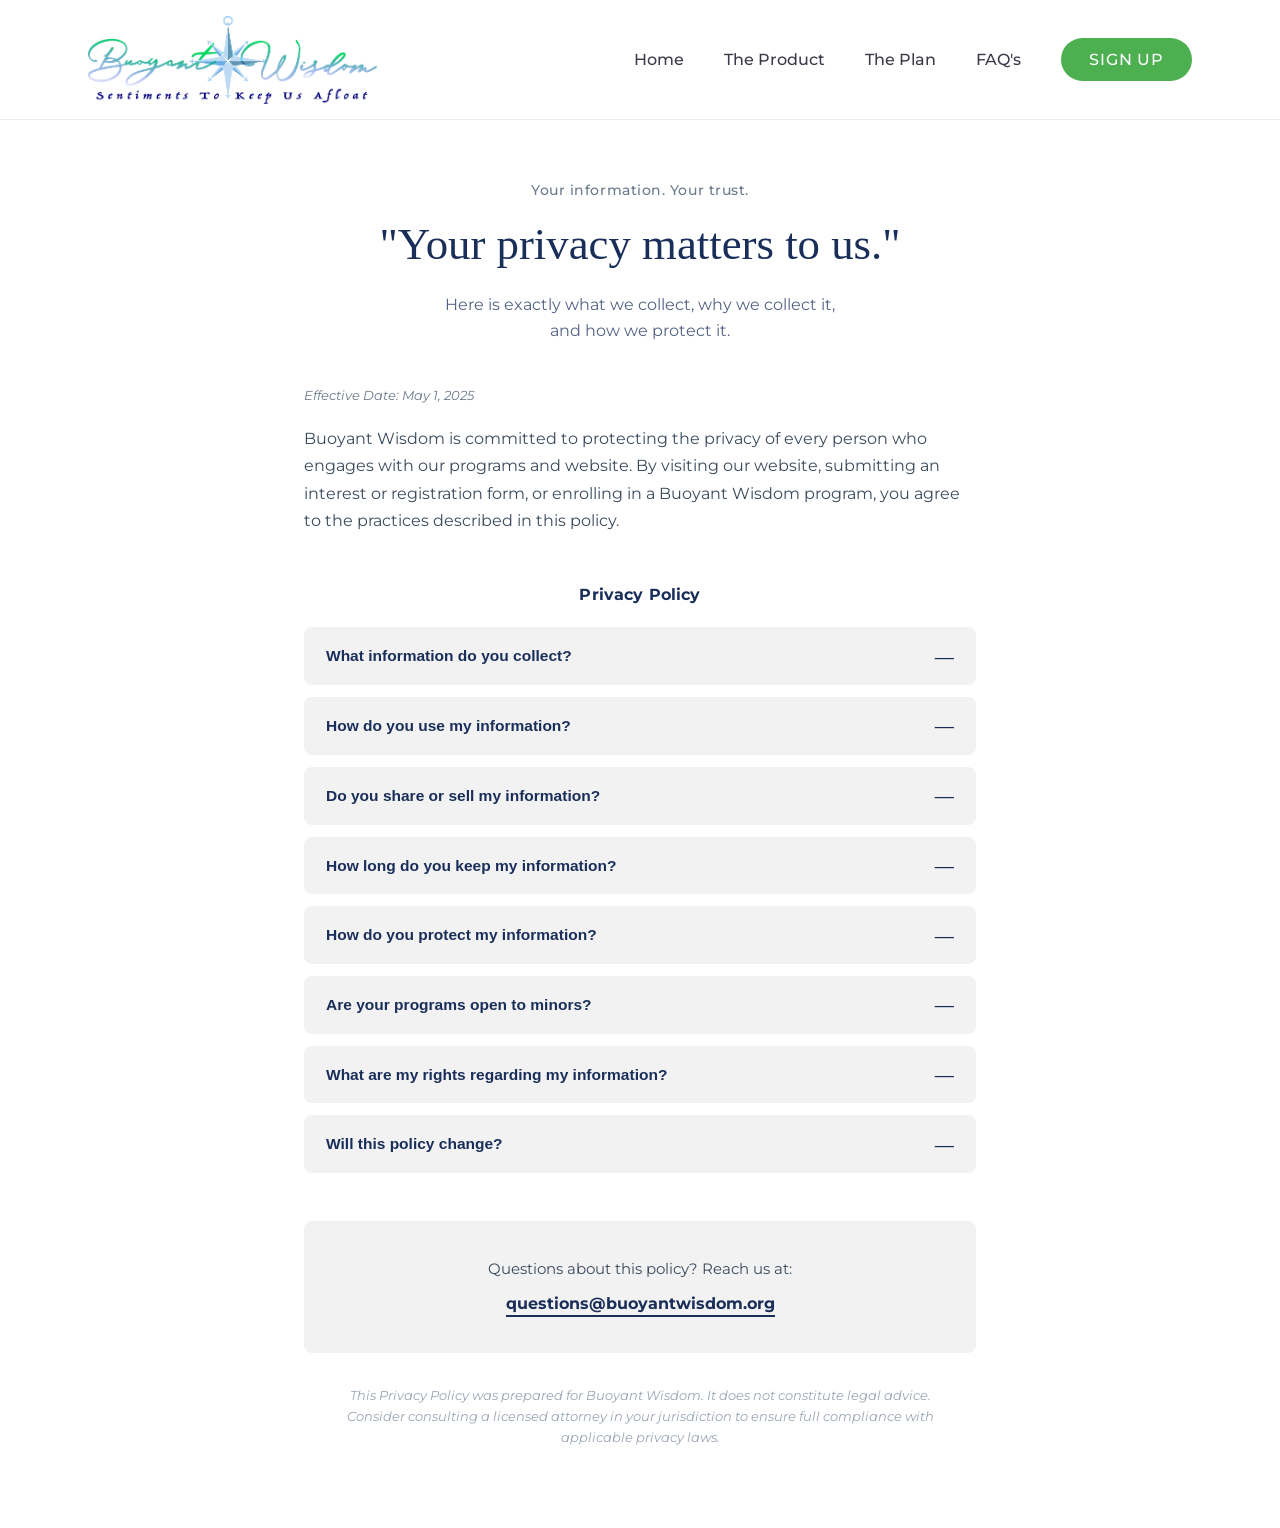
<file: privacypolicy.html>
<!DOCTYPE html>
<html lang="en">
<head>
  <meta charset="UTF-8">
  <meta name="viewport" content="width=device-width, initial-scale=1.0">
  <title>Privacy Policy | Buoyant Wisdom</title>
  <meta name="description" content="Buoyant Wisdom is an art education social for elders with the purpose of creating a tangible heirloom from their creative expression. This is our privacy policy.">
  <link rel="stylesheet" href="styles.css">
  <link rel="stylesheet" href="buoyant-privacy.css">
</head>
<body>

  <!-- NAV -->
  <nav>
    <div class="nav-inner">

      <a href="index.html" class="nav-logo">
        <img src="images/g2863.webp" alt="Buoyant Wisdom logo">
      </a>

      <ul class="nav-links" id="nav-links">
        <li><a href="index.html">Home</a></li>
        <li><a href="index.html#why">The Product</a></li>
        <li><a href="index.html#plan">The Plan</a></li>
        <li><a href="index.html#faq">FAQ's</a></li>
        <li><a href="index.html#contact" class="btn-signup">SIGN UP</a></li>
      </ul>

      <button class="nav-hamburger" id="hamburger" aria-label="Open menu" onclick="toggleNav()">
        <span></span><span></span><span></span>
      </button>

    </div>
  </nav>

  <!-- PRIVACY POLICY -->
  <section class="bw-privacy-hero">
    <p class="bw-section-label">Your information. Your trust.</p>
    <h1 class="bw-privacy-headline">"Your privacy matters to us."</h1>
    <p class="bw-privacy-subhead">
      Here is exactly what we collect, why we collect it,<br>
      and how we protect it.
    </p>
  </section>

  <section class="bw-privacy-body">

    <div class="bw-privacy-prose">
      <p class="bw-effective-date">Effective Date: May 1, 2025</p>
      <p>
        Buoyant Wisdom is committed to protecting the privacy of every person who engages
        with our programs and website. By visiting our website, submitting an interest or
        registration form, or enrolling in a Buoyant Wisdom program, you agree to the
        practices described in this policy.
      </p>
    </div>

    <div class="bw-faq-label">Privacy Policy</div>

    <div class="bw-accordion" id="bw-privacy-accordion">

      <!-- 1 -->
      <div class="bw-accordion-item">
        <button class="bw-accordion-trigger" aria-expanded="false">
          <span>What information do you collect?</span>
          <span class="bw-accordion-icon" aria-hidden="true">—</span>
        </button>
        <div class="bw-accordion-panel" hidden>
          <p><strong>From website visitors and prospective participants:</strong></p>
          <ul>
            <li>Full name</li>
            <li>Email address</li>
            <li>Phone number</li>
          </ul>
          <p><strong>From enrolled participants:</strong></p>
          <ul>
            <li>Emergency contact name and phone number</li>
            <li>Payment information (processed securely through third-party payment processors — Buoyant Wisdom does not store your payment details directly)</li>
          </ul>
          <p><strong>Through general correspondence:</strong></p>
          <ul>
            <li>Any information you voluntarily share when contacting us by email or through our website contact form</li>
          </ul>
          <p class="bw-note">We do not collect sensitive personal information such as Social Security numbers, government-issued identification, or detailed medical records.</p>
        </div>
      </div>

      <!-- 2 -->
      <div class="bw-accordion-item">
        <button class="bw-accordion-trigger" aria-expanded="false">
          <span>How do you use my information?</span>
          <span class="bw-accordion-icon" aria-hidden="true">—</span>
        </button>
        <div class="bw-accordion-panel" hidden>
          <p>We use the information we collect solely to operate and improve our programs:</p>
          <ul>
            <li>Respond to inquiries and manage your interest in our programs</li>
            <li>Process enrollment and collect program fees</li>
            <li>Communicate program schedules, updates, and relevant information</li>
            <li>Contact your designated emergency contact in the event of a health or safety concern during a session</li>
            <li>Send program-related communications through our email marketing platform</li>
          </ul>
          <p>We do not use your information for any purpose unrelated to the delivery of Buoyant Wisdom programs and services.</p>
        </div>
      </div>

      <!-- 3 -->
      <div class="bw-accordion-item">
        <button class="bw-accordion-trigger" aria-expanded="false">
          <span>Do you share or sell my information?</span>
          <span class="bw-accordion-icon" aria-hidden="true">—</span>
        </button>
        <div class="bw-accordion-panel" hidden>
          <p>We do not sell, rent, or trade your personal information to any third party. We share your information only in the following limited circumstances:</p>
          <ul>
            <li><strong>Authorized Buoyant Wisdom staff:</strong> Employees and contractors authorized by Buoyant Wisdom leadership may access participant information to the extent necessary to deliver program services.</li>
            <li><strong>Payment processors:</strong> Payment information is transmitted to third-party payment processors to complete your enrollment. These processors operate under their own privacy and security policies, and Buoyant Wisdom does not retain your payment details.</li>
            <li><strong>Email marketing platforms:</strong> We use third-party email marketing services to communicate with participants. Your name and email address may be stored within these platforms for program-related communications.</li>
            <li><strong>Legal compliance:</strong> We may disclose your information if required to do so by law or in response to a valid legal process.</li>
          </ul>
          <p>All third-party service providers we work with are expected to handle your data responsibly and in accordance with applicable law.</p>
        </div>
      </div>

      <!-- 4 -->
      <div class="bw-accordion-item">
        <button class="bw-accordion-trigger" aria-expanded="false">
          <span>How long do you keep my information?</span>
          <span class="bw-accordion-icon" aria-hidden="true">—</span>
        </button>
        <div class="bw-accordion-panel" hidden>
          <p>
            We retain your personal information for as long as necessary to fulfill the purposes described in this policy — including for the duration of your participation in our programs and for a reasonable period thereafter for administrative and legal purposes.
          </p>
          <p>You may request deletion of your information at any time by contacting us at <a href="mailto:questions@buoyantwisdom.org">questions@buoyantwisdom.org</a>.</p>
        </div>
      </div>

      <!-- 5 -->
      <div class="bw-accordion-item">
        <button class="bw-accordion-trigger" aria-expanded="false">
          <span>How do you protect my information?</span>
          <span class="bw-accordion-icon" aria-hidden="true">—</span>
        </button>
        <div class="bw-accordion-panel" hidden>
          <p>
            We take reasonable precautions to protect your personal information from unauthorized access, use, or disclosure. These include limiting access to authorized personnel only and using reputable third-party platforms with established security practices for payment processing and email communication.
          </p>
          <p>No method of electronic transmission or storage is completely secure. While we work diligently to protect your information, we cannot guarantee absolute security.</p>
        </div>
      </div>

      <!-- 6 -->
      <div class="bw-accordion-item">
        <button class="bw-accordion-trigger" aria-expanded="false">
          <span>Are your programs open to minors?</span>
          <span class="bw-accordion-icon" aria-hidden="true">—</span>
        </button>
        <div class="bw-accordion-panel" hidden>
          <p>
            Buoyant Wisdom programs are designed for adults — specifically older adults. We do not knowingly collect personal information from individuals under the age of 18. If we become aware that we have inadvertently collected such information, we will take steps to delete it promptly.
          </p>
        </div>
      </div>

      <!-- 7 -->
      <div class="bw-accordion-item">
        <button class="bw-accordion-trigger" aria-expanded="false">
          <span>What are my rights regarding my information?</span>
          <span class="bw-accordion-icon" aria-hidden="true">—</span>
        </button>
        <div class="bw-accordion-panel" hidden>
          <p>You have the right to:</p>
          <ul>
            <li>Request access to the personal information we hold about you</li>
            <li>Request correction of inaccurate information</li>
            <li>Request deletion of your information, subject to any legal obligations we may have to retain certain records</li>
            <li>Opt out of marketing communications at any time by clicking the unsubscribe link in any email or by contacting us directly</li>
          </ul>
          <p>To exercise any of these rights, contact us at <a href="mailto:questions@buoyantwisdom.org">questions@buoyantwisdom.org</a>. We will respond to all requests within a reasonable timeframe.</p>
        </div>
      </div>

      <!-- 8 -->
      <div class="bw-accordion-item">
        <button class="bw-accordion-trigger" aria-expanded="false">
          <span>Will this policy change?</span>
          <span class="bw-accordion-icon" aria-hidden="true">—</span>
        </button>
        <div class="bw-accordion-panel" hidden>
          <p>
            We may update this Privacy Policy from time to time. When we do, we will revise the effective date at the top of this document. Your continued engagement with Buoyant Wisdom after any changes constitutes your acceptance of the updated policy.
          </p>
        </div>
      </div>

    </div><!-- end accordion -->

    <!-- Contact block -->
    <div class="bw-privacy-contact">
      <p>Questions about this policy? Reach us at:</p>
      <a href="mailto:questions@buoyantwisdom.org" class="bw-contact-email">questions@buoyantwisdom.org</a>
    </div>

    <!-- Legal disclaimer -->
    <p class="bw-legal-disclaimer">
      This Privacy Policy was prepared for Buoyant Wisdom. It does not constitute legal advice.
      Consider consulting a licensed attorney in your jurisdiction to ensure full compliance
      with applicable privacy laws.
    </p>

  </section>

  <!-- ACCORDION SCRIPT -->
  <script>
    (function () {
      const accordion = document.getElementById('bw-privacy-accordion');
      if (!accordion) return;

      accordion.querySelectorAll('.bw-accordion-trigger').forEach(function (trigger) {
        trigger.addEventListener('click', function () {
          const isOpen = this.getAttribute('aria-expanded') === 'true';
          const panel  = this.nextElementSibling;
          const icon   = this.querySelector('.bw-accordion-icon');

          // Close all
          accordion.querySelectorAll('.bw-accordion-trigger').forEach(function (t) {
            t.setAttribute('aria-expanded', 'false');
            t.querySelector('.bw-accordion-icon').textContent = '—';
            t.nextElementSibling.hidden = true;
            t.closest('.bw-accordion-item').classList.remove('bw-open');
          });

          // Open clicked (unless it was already open)
          if (!isOpen) {
            this.setAttribute('aria-expanded', 'true');
            icon.textContent = '+';
            panel.hidden = false;
            this.closest('.bw-accordion-item').classList.add('bw-open');
          }
        });
      });
    })();
  </script>

  <!-- YOUR EXISTING SITE SCRIPTS (keep whatever you already have below) -->

</body>
</html>
</file>
<file: styles.css>
/* ── IMPORT FONTS ── */
@import url('https://fonts.googleapis.com/css2?family=Inter:wght@300;400;500;600;700&family=Montserrat:wght@300;400;500;600;700&family=Playfair+Display:ital,wght@0,400;0,600;0,700;1,400&display=swap');
/* ── RESET ── */
*, *::before, *::after {
  box-sizing: border-box;
  margin: 0;
  padding: 0;
}

/* ── VARIABLES ── */
:root {
  --font-body: 'Montserrat', sans-serif;
  --font-display: 'Montserrat', serif;

  --navy: #1a3a6b;
  --navy-dark: #122a52;
  --blue-mid: #3d6fa8;
  --blue-light: #7bafd4;
  --blue-pale: #b8d4e8;
  --teal: #5ab8c4;
  --green: #4caf50;
  --green-dark: #3d9140;

  --hero-bg-top: #2a5298;
  --hero-bg-bottom: #b8cfe8;
  --footer-bg-top: #c8d8ec;
  --footer-bg-bottom: #3d6fa8;
  --gray-bg: #f2f4f6;

  --text-dark: #1a1a2e;
  --text-body: #3a3a4a;
  --text-muted: #6b7280;
  --faq-blue: #2c5282;

  --radius: 12px;
  --radius-lg: 20px;
  --max-width: 1200px;
}

/* ── BASE ── */
html {
  scroll-behavior: smooth;
  font-size: 16px;
}

body {
  font-family: var(--font-body);
  color: var(--text-body);
  background: #fff;
  line-height: 1.6;
  -webkit-font-smoothing: antialiased;
}

img {
  display: block;
  max-width: 100%;
}

a {
  color: inherit;
  text-decoration: none;
}


/* ── NAV ── */
/* ── NAV ── */
nav {
  position: sticky;
  top: 0;
  z-index: 100;
  background: #fff;
  border-bottom: 1px solid #e8eaf0;
  height: 120px;
  display: flex;
  align-items: center;
  justify-content: center;
  padding: 0;
}

.nav-inner {
  width: 100%;
  max-width: var(--max-width);
  padding: 0 48px;
  display: flex;
  align-items: center;
  justify-content: space-between;
}

.nav-logo img {
  height: 88px;
  width: auto;
}

.nav-links {
  display: flex;
  align-items: center;
  gap: 40px;
  list-style: none;
}

.nav-links a {
  font-family: var(--font-body);
  font-size: 1rem;
  font-weight: 500;
  color: var(--text-body);
  transition: color 0.2s;
}

.nav-links a:hover {
  color: var(--navy);
}

.btn-signup {
  background: var(--green);
  color: #fff !important;
  padding: 12px 28px;
  border-radius: 999px;
  font-size: 0.85rem;
  font-weight: 700;
  letter-spacing: 0.05em;
  transition: background 0.2s, transform 0.15s;
  border: none;
  cursor: pointer;
}

.btn-signup:hover {
  background: var(--green-dark);
  transform: translateY(-1px);
}

.nav-hamburger { display: none; }

/* ── HERO 
.hero {
  background: linear-gradient(160deg, var(--hero-bg-top) 0%, var(--hero-bg-bottom) 100%);
  min-height: 620px;
  display: flex;
  align-items: center;
  justify-content: center;
} ── */

.hero {
  background: linear-gradient(
    180deg,
    #1f4f93 0%,
    #4f76af 32%,
    #8ea8cf 68%,
    #d8e3f1 100%
  );
  min-height: 620px;
  display: flex;
  align-items: center;
  justify-content: center;
}


 /* Hero */

  .hero-body {
  font-family: 'Montserrat', sans-serif;
  font-size: 20px;
  font-weight: 200;
}

.hero-content {
  color: #fff;
  max-width: 480px;
}

.hero-eyebrow {
  font-family: 'Montserrat', sans-serif;
  font-size: 1rem;
  font-weight: 500;
  letter-spacing: 0.12em;
  text-transform: uppercase;
  color: rgba(255, 255, 255, 0.95);
  margin-bottom: 18px;
}

.hero-title {
  font-family: 'Montserrat', sans-serif;
  font-size: clamp(2rem, 3vw, 4rem);
  font-weight: 300;
  line-height: 1.12;
  letter-spacing: -0.02em;
  color: #ffffff;
  margin-bottom: 26px;
  max-width: 15ch;
}

.hero-body {
  font-family: 'Montserrat', sans-serif;
  font-size: 1.3rem;
  font-weight: 400;
  line-height: 1.55;
  color: #243b63;
  max-width: 460px;
  margin-bottom: 34px;
}

.hero-inner {
  width: 100%;
  max-width: var(--max-width);
  padding: 60px 40px 60px 40px;
  display: grid;
  grid-template-columns: 0.9fr 1.1fr;
  align-items: center;
  gap: 100px;
}



.hero-photos {
  display: flex;
  align-items: center;
  justify-content: flex-start;
  overflow: visible;
  padding-right: 0;
}

.hero-photos img {
  width: 100%;
  max-width: 100%;         /* fill its column but no wider */
  height: auto;
  border-radius: 8px;
  display: block;
}

.btn-learn {
  background: var(--green);
  color: #fff !important;
  padding: 12px 28px;
  border-radius: 999px;
  font-size: 0.85rem;
  font-weight: 700;
  letter-spacing: 0.05em;
  transition: background 0.2s, transform 0.15s;
  border: none;
  cursor: pointer;
}

.btn-learn:hover {
  background: var(--green-dark);
  transform: translateY(-1px);
}

/* ── WHY CHOOSE US ── */
.why {
  display: grid;
  grid-template-columns: 1fr 1fr;
  align-items: center;
  padding: 80px 140px !important;
  gap: 32px;
  background: #fff;
  max-width: var(--max-width);
  margin: 0 auto;
  width: 100%;
}

.why-photos {
  display: flex;
  flex-direction: column;
  align-items: center;
  gap: 20px;
}

.why-photos-row {
  display: flex;
  gap: 24px;
  align-items: flex-end;
}

.why-circle {
  border-radius: 50%;
  overflow: hidden;
  background: var(--gray-bg);
  flex-shrink: 0;
}

.why-circle-sm  { width: 180px; height: 180px; }
.why-circle-lg  { width: 260px; height: 260px; }
.why-circle-btm { width: 230px; height: 230px; }

.why-circle img,
.why-circle .photo-placeholder {
  width: 100%;
  height: 100%;
  object-fit: cover;
  min-height: unset;
  color: var(--text-muted);
  background: #dde4ec;
}

.why-label {
  font-family: var(--font-body);
  font-size: 1rem;
  font-weight: 400;
  color: var(--text-muted);
  margin-bottom: 10px;
}

.why-title {
  font-family: var(--font-display);
  font-size: clamp(1.8rem, 2.8vw, 2.5rem);
  font-weight: 400;
  color: var(--text-dark);
  line-height: 1.25;
  margin-bottom: 24px;
}

.why-body {
  font-family: var(--font-body);
  font-size: 1rem;
  font-weight: 400;
  line-height: 1.75;
  color: var(--text-body);
  margin-bottom: 20px;
}

.why-body strong {
  font-weight: 700;
  color: var(--text-dark);
}

.why-stat {
  font-family: var(--font-body);
  font-size: 0.95rem;
  line-height: 1.75;
  color: var(--text-body);
}

.why-stat strong {
  font-weight: 700;
}

.why,
.plan-outer,
.faq-section,
.cta-section,
footer {
  padding-left: 15px !important;
  padding-right: 20px !important;
}

/* ── PLAN SECTION ── */
.plan-outer {
  background: #fff;
  padding: 20px  80px !important;
  font-family: var(--font-body);
  color: var(--text-dark);
}

.plan-outer h2 {
  max-width: 1080px;
  margin: 0 auto 28px;
  padding: 0px;
  font-family: var(--font-body);
  font-size: clamp(2.1rem, 3vw, 2.55rem);
  font-weight: 400;
  line-height: 1.2;
  color: var(--text-dark);
  text-align: left;
}

.plan-inner {
  width: 100%;
  max-width: 1080px;
  margin: 0 auto;
  padding: 0 24px;
  display: grid;
  grid-template-columns: 0.98fr 1.02fr;
  align-items: start;
  gap: 12px;
}

.plan-phone {
  display: flex;
  justify-content: flex-start;
  align-items: flex-start;
  position: relative;
  padding-top: 0;
  margin-top: -8px;
  margin-left: -38px;
}

.plan-chat {
  display: flex;
  flex-direction: column;
  gap: 18px;
  width: 100%;
  max-width: 500px;
  padding-top: 12px;
}

/* Replace 80px with the height of your sticky header */
#plan {
    scroll-margin-top: 80px;
}   
/* chat bubbles */
.plan-chat {
  display: flex;
  flex-direction: column;
  gap: 18px;
  width: 90%;
}

.chat-bubble {
  display: flex;
  flex-direction: row;
  align-items: flex-end;
  gap: 12px;
  width: 90%;
}

.chat-bubble.right {
  flex-direction: row-reverse;
}

.chat-bubble.left {
  flex-direction: row;
}

.bubble-text {
  flex: 1;
  min-width: 0;
  background: #eff3f8;
  border-radius: 18px 18px 18px 4px;
  padding: 14px 18px;
  font-family: var(--font-body);
  font-size: 0.95rem;
  line-height: 1.65;
  color: var(--text-body);
}

.chat-bubble.right .bubble-text {
  border-radius: 18px 18px 4px 18px;
}

.bubble-text.blue {
  background: #d4e5f7;
  border-radius: 18px 18px 18px 4px;
}

.bubble-text.blue p {
  margin-bottom: 5px;
}

.bubble-text.blue p:last-child {
  margin-bottom: 0;
}

.bubble-avatar {
  width: 40px;
  height: 40px;
  border-radius: 50%;
  background: var(--blue-pale);
  flex-shrink: 0;
  overflow: hidden;
}

.bubble-avatar img {
  width: 100%;
  height: 100%;
  object-fit: cover;
}

.chat-cta-link {
  display: inline-block;
  border: 3px solid var(--green);
  background: var(--green);
  padding: 12px 24px;
  border-radius: 999px;
  font-family: var(--font-body);
  font-weight: 600;
  font-size: 0.98rem;
  margin-top: 6px;
  align-self: flex-start;
  transition: all 0.2s ease;
  color: #fff;
}

.chat-cta-link:hover {
  background: linear-gradient(to bottom, #6fd3b1 3%, #7dbcf0 97%);
  border: 3px solid #6fd3b1;
  color: #fff;
}

/* phone mockup */
.plan-phone {
  display: flex;
  justify-content: center;
  align-items: flex-start;
  position: relative;
  padding-top: 0;
  margin-top: -40px;
}

.plan-phone img {
  width: 100%;
  max-width: 480px;
  height: auto;
}

.phone-bg-circle {
  position: absolute;
  width: 220px;
  height: 220px;
  border-radius: 50%;
  background: #7bafd4;
  opacity: 0.5;
  top: 0;
  left: 20px;
  z-index: 0;
}

.phone-bg-circle-sm {
  position: absolute;
  width: 90px;
  height: 90px;
  border-radius: 50%;
  background: #b8d4e8;
  opacity: 0.45;
  top: -10px;
  right: 30px;
  z-index: 0;
}

.phone-mockup {
  position: relative;
  width: 270px;
  z-index: 2;
}

.phone-shell {
  background: #111;
  border-radius: 40px;
  padding: 12px;
  box-shadow: 0 24px 64px rgba(0,0,0,0.28);
}

.phone-screen {
  background: #c8f0e0;
  border-radius: 30px;
  overflow: hidden;
  min-height: 490px;
  position: relative;
  display: flex;
  flex-direction: column;
}

.phone-notch {
  width: 80px;
  height: 22px;
  background: #111;
  border-radius: 0 0 14px 14px;
  position: absolute;
  top: 0;
  left: 50%;
  transform: translateX(-50%);
  z-index: 3;
}

.phone-photo-placeholder {
  width: 100%;
  flex: 1;
  min-height: 300px;
  background: rgba(0,0,0,0.08);
  display: flex;
  align-items: center;
  justify-content: center;
  color: rgba(0,0,0,0.25);
  font-family: var(--font-body);
  font-size: 0.78rem;
}

.phone-logo-card {
  background: #fff;
  border: 2px solid var(--navy);
  border-radius: 8px;
  padding: 14px 20px;
  margin: 14px;
  text-align: center;
}

.phone-logo-card img {
  max-width: 160px;
  height: auto;
  margin: 0 auto;
}

/* ── FAQ ── */
.faq-section {
  padding: 40px 56px;
  background: #fff;
  text-align: center;
}

.faq-eyebrow {
  font-family: var(--font-body);
  font-size: 1.5rem;
  color: var(--text-muted);
  margin-bottom: 10px;
}

.faq-headline {
  font-family: var(--font-display);
  font-size: clamp(2rem, 3.2vw, 2.8rem);
  font-weight: 400;
  color: var(--navy);
  margin-bottom: 16px;
}

.faq-subhead {
  font-family: var(--font-body);
  font-size: 1rem;
  color: var(--text-muted);
  max-width: 600px;
  margin: 0 auto 14px;
  font-style: italic;
}

.faq-label {
  font-family: var(--font-body);
  font-weight: 700;
  color: var(--blue-mid);
  font-size: 1rem;
  margin-bottom: 32px;
}

.faq-list {
  max-width: 900px;
  margin: 0 auto;
  display: flex;
  flex-direction: column;
  gap: 12px;
  text-align: left;
}

.faq-item {
  background: var(--gray-bg);
  border-radius: var(--radius);
  overflow: hidden;
}

.faq-question {
  width: 100%;
  background: none;
  border: none;
  padding: 20px 24px;
  display: flex;
  justify-content: space-between;
  align-items: center;
  cursor: pointer;
  font-family: var(--font-body);
  font-size: 1rem;
  font-weight: 700;
  color: var(--faq-blue);
  text-align: left;
  gap: 16px;
  transition: background 0.15s;
}

.faq-question:hover {
  background: #e6ecf4;
}

.faq-icon {
  flex-shrink: 0;
  width: 20px;
  height: 3px;
  background: var(--faq-blue);
  border-radius: 2px;
  position: relative;
}

.faq-icon::after {
  content: '';
  position: absolute;
  left: 0; top: 0;
  width: 100%; height: 100%;
  background: var(--faq-blue);
  border-radius: 2px;
  transform: rotate(90deg);
  transition: opacity 0.25s;
}

.faq-item.open .faq-icon::after {
  opacity: 0;
}

.faq-answer {
  display: none;
  padding: 0 24px 20px;
  font-family: var(--font-body);
  font-size: 1rem;
  line-height: 1.75;
  color: var(--faq-blue);
}

.faq-item.open .faq-answer {
  display: block;
}

/* ── CTA + CONTACT ── */
.cta-section {
  background: linear-gradient(160deg, #dce8f5 0%, #c4d8ee 100%);
  padding: 88px 56px 72px;
  text-align: center;
}

.cta-headline {
  font-family: var(--font-display);
  font-size: clamp(1.8rem, 2.8vw, 2.5rem);
  font-weight: 400;
  color: var(--navy-dark);
  line-height: 1.38;
  max-width: 820px;
  margin: 0 auto 56px;
}

.cta-headline .highlight {
  color: var(--blue-light);
}

.cta-form-wrap {
  max-width: 540px;
  margin: 0 auto;
}

.cta-form-title {
  font-family: var(--font-display);
  font-size: 1.75rem;
  font-weight: 400;
  color: var(--navy);
  margin-bottom: 8px;
}

.cta-form-note {
  font-family: var(--font-body);
  font-size: 0.88rem;
  color: var(--text-muted);
  margin-bottom: 28px;
}

.cta-form-note a {
  color: var(--blue-mid);
  text-decoration: underline;
}

.form-row {
  display: grid;
  grid-template-columns: 1fr 1fr;
  gap: 16px;
}

.form-group {
  display: flex;
  flex-direction: column;
  gap: 6px;
  margin-bottom: 16px;
  text-align: left;
}

.form-group label {
  font-family: var(--font-body);
  font-size: 0.88rem;
  font-weight: 500;
  color: var(--text-body);
}

.form-group label .req {
  color: #e53e3e;
  margin-left: 2px;
}

.form-group input,
.form-group textarea {
  font-family: var(--font-body);
  font-size: 0.95rem;
  color: var(--text-body);
  background: rgba(255,255,255,0.85);
  border: 1px solid #c4d0dc;
  border-radius: 8px;
  padding: 11px 14px;
  outline: none;
  transition: border-color 0.2s, background 0.2s;
}

.form-group input:focus,
.form-group textarea:focus {
  border-color: var(--blue-mid);
  background: #fff;
}

.form-group input::placeholder {
  color: #aab4bf;
}

.form-group textarea {
  min-height: 100px;
  resize: vertical;
}

.btn-submit {
  background: var(--green);
  color: #fff;
  border: none;
  padding: 14px 44px;
  border-radius: 999px;
  font-family: var(--font-body);
  font-size: 1rem;
  font-weight: 700;
  cursor: pointer;
  transition: background 0.2s, transform 0.15s;
}

.btn-submit:hover {
  background: var(--green-dark);
  transform: translateY(-1px);
}

/* ── FOOTER 
footer {
  background: linear-gradient(160deg, #c8d8ec 0%, #3a6aa8 100%);
  padding: 52px 140px 32px 140px !important;
}── */

footer {
  background:
    radial-gradient(
      ellipse at center,
      rgba(255,255,255,0.28) 0%,
      rgba(255,255,255,0.10) 28%,
      rgba(255,255,255,0) 55%
    ),
    linear-gradient(
      180deg,
      #eef4fb 0%,
      #d9e4f2 18%,
      #adc2e1 48%,
      #6488bf 76%,
      #1f4f96 100%
    );
  padding: 52px 140px 32px 140px !important;
}

.footer-top {
  display: grid;
  grid-template-columns: 1fr 1fr;
  gap: 40px;
  align-items: start;
  padding-bottom: 32px;
  border-bottom: 1px solid rgba(255,255,255,0.18);
  margin-bottom: 20px;
}

.footer-logo img {
  height: 100px;
  width: auto;
}

.footer-desc {
  font-family: var(--font-body);
  font-size: 0.95rem;
  color: rgba(255,255,255,0.9);
  line-height: 1.75;
  margin-top: 14px;
  max-width: 380px;
}

.footer-social {
  display: flex;
  gap: 16px;
  align-items: center;
  justify-content: flex-end;
  padding-top: 10px;
}

.social-icon {
  width: 48px;
  height: 48px;
  border-radius: 50%;
  display: flex;
  align-items: center;
  justify-content: center;
  transition: transform 0.2s, opacity 0.2s;
}

.social-icon:hover {
  transform: translateY(-2px);
  opacity: 0.85;
}

.social-icon svg {
  width: 22px;
  height: 22px;
}

.social-icon.whatsapp  { background: #25D366; }
.social-icon.whatsapp svg { fill: #fff; }
.social-icon.facebook  { background: #1877F2; }
.social-icon.facebook svg { fill: #fff; }
.social-icon.instagram { background: #E4405F; }
.social-icon.instagram svg { fill: #fff; }
.social-icon.pinterest { background: #E60023; }
.social-icon.pinterest svg { fill: #fff; }


/* ── RESPONSIVE: TABLET (max 960px) ── */
@media (max-width: 960px) {

/* ── RESPONSIVE: MOBILE (max 480px) ── */
@media (max-width: 480px) {

  /* Nav — hamburger menu */
  nav { height: 70px; padding: 0 20px; }
  .nav-logo img { height: 50px; }

  .nav-links {
    display: none;
    position: absolute;
    top: 70px;
    left: 0;
    right: 0;
    background: #fff;
    flex-direction: column;
    align-items: flex-start;
    padding: 16px 20px 20px;
    gap: 14px;
    border-bottom: 1px solid #e8eaf0;
    box-shadow: 0 4px 12px rgba(0,0,0,0.08);
    z-index: 99;
  }

  .nav-links.open { display: flex; }

  .nav-hamburger {
    display: flex;
    flex-direction: column;
    gap: 5px;
    background: none;
    border: none;
    cursor: pointer;
    padding: 4px;
  }

  .nav-hamburger span {
    display: block;
    width: 24px;
    height: 2px;
    background: var(--text-body);
    border-radius: 2px;
    transition: all 0.25s;
  }a

  /* Why */
  .why { padding: 40px 20px; gap: 32px; }
  .why-photos-row { gap: 14px; }
  .why-circle-sm  { width: 110px; height: 110px; }
  .why-circle-lg  { width: 155px; height: 155px; }
  .why-circle-btm { width: 150px; height: 150px; }
  .why-title { font-size: 1.5rem; }
  .why-body, .why-stat { font-size: 0.93rem; }

  /* Plan */
  .plan-outer { padding: 48px 20px; }
  .plan-outer h2 { font-size: 1.5rem; margin-bottom: 24px; }
  .bubble-text { font-size: 0.88rem; padding: 12px 14px; }
  .phone-mockup { width: 190px; }
  .phone-bg-circle { width: 160px; height: 160px; }

  /* FAQ */
  .faq-section { padding: 48px 20px; }
  .faq-headline { font-size: 1.5rem; }
  .faq-question { font-size: 0.92rem; padding: 16px 18px; }
  .faq-answer { font-size: 0.9rem; padding:  18px 16px; }

  /* CTA + Form */
  .cta-section { padding: 48px 20px 40px; }
  .cta-headline { font-size: 1.4rem; }
  .cta-form-title { font-size: 1.4rem; }
  .form-group input,
  .form-group textarea { font-size: 0.9rem; }
  .btn-submit { width: 100%; }

  /* Footer */
  footer { padding: 36px 20px 20px; }
  .footer-desc { font-size: 0.88rem; }
  .social-icon { width: 42px; height: 42px; }
  .social-icon svg { width: 18px; height: 18px; }
}

  /* Why */
  .why {
  display: grid;
  grid-template-columns: 1fr 1fr;
  align-items: center;
  padding: 40px 40px !important;
  gap: 60px;
  background: #fff;
  max-width: var(--max-width);
  margin: 0 auto;
  width: 100%;
}

  .why-photos { align-items: center; }
  .why-circle-sm  { width: 130px; height: 130px; }
  .why-circle-lg  { width: 260px; height: 260px; }
  .why-circle-btm { width: 180px; height: 180px; }

  /* Plan */
  .plan-outer { padding: 60px 80px; }
.plan-inner {
  display: grid;
  grid-template-columns: 1fr 1fr;
  gap: 60px;
  align-items: start;
  max-width: 920px;
}  
.bubble-text { max-width: 920px; }
  .plan-phone { padding-top: 0; }
  .phone-mockup { width: 220px; }

  /* FAQ */
  .faq-section { padding: 60px 24px; }
  .faq-headline { font-size: 1.8rem; }

  /* CTA + Form */
  .cta-section { padding: 60px 24px 48px; }
  .cta-headline { font-size: 1.6rem; }
  .form-row { grid-template-columns: 1fr; }

  /* Footer */
  footer { padding: 40px 24px 24px; }
  .footer-top { grid-template-columns: 1fr; gap: 24px; }
  .footer-logo img { height: 80px; }
  .footer-social { justify-content: flex-start; margin-top: 8px; }
}

/* ── RESPONSIVE: MOBILE (max 480px) ── */
@media (max-width: 480px) {

  /* Nav — hamburger menu */
  nav { height: 70px; padding: 0 20px; }
  .nav-logo img { height: 50px; }

    .nav-links {
    display: none;
    position: absolute;
    top: 70px;
    left: 0;
    right: 0;
    background: #fff;
    flex-direction: column;
    align-items: flex-start;
    padding: 16px 20px 20px;
    gap: 14px;
    border-bottom: 1px solid #e8eaf0;
    box-shadow: 0 4px 12px rgba(0,0,0,0.08);
    z-index: 99;
  }

  .nav-links.open { display: flex; }

  .nav-hamburger {
    display: flex;
    flex-direction: column;
    gap: 5px;
    background: none;
    border: none;
    cursor: pointer;
    padding: 4px;
  }

  .nav-hamburger span {
    display: block;
    width: 24px;
    height: 2px;
    background: var(--text-body);
    border-radius: 2px;
    transition: all 0.25s;
  }
  
  /* Why */
  .why { padding: 48px 20px; gap: 32px; }
  .why-photos-row { gap: 14px; }
  .why-circle-sm  { width: 110px; height: 110px; }
  .why-circle-lg  { width: 155px; height: 155px; }
  .why-circle-btm { width: 150px; height: 150px; }
  .why-title { font-size: 1.5rem; }
  .why-body, .why-stat { font-size: 0.93rem; }

  /* Plan */
  .plan-outer { padding: 48px 40px; }
  .plan-outer h2 { font-size: 1.5rem; margin-bottom: 24px; }
  .bubble-text { font-size: 0.88rem; padding: 12px 14px; }
  .phone-mockup { width: 190px; }
  .phone-bg-circle { width: 160px; height: 160px; }

  /* FAQ */
  .faq-section { padding: 40px 20px; }
  .faq-headline { font-size: 1.5rem; }
  .faq-question { font-size: 0.92rem; padding: 16px 18px; }
  .faq-answer { font-size: 0.9rem; padding: 0 18px 16px; }

  /* CTA + Form */
  .cta-section { padding: 48px 20px 40px; }
  .cta-headline { font-size: 1.4rem; }
  .cta-form-title { font-size: 1.4rem; }
  .form-group input,
  .form-group textarea { font-size: 0.9rem; }
  .btn-submit { width: 100%; }

  /* Footer */
  footer { padding: 36px 20px 20px; }
  .footer-desc { font-size: 0.88rem; }
  .social-icon { width: 42px; height: 42px; }
  .social-icon svg { width: 18px; height: 18px; }
}
</file>
<file: buoyant-privacy.css>
/* ============================================================
   BUOYANT WISDOM — Privacy Policy Styles
   Add this to your existing CSS file.
   Matches the look and feel of your FAQ section.
   ============================================================ */

/* ── Hero / intro block ─────────────────────────────────── */
.hero-body {
  font-family: 'Montserrat', sans-serif;
  font-size: 20px;
  font-weight: 200;
}

.bw-privacy-hero {
  text-align: center;
  padding: 60px 24px 40px;
  max-width: 720px;
  margin: 0 auto;
}

.bw-section-label {
  font-size: 0.85rem;
  font-weight: 500;
  letter-spacing: 0.04em;
  color: #6b7a8d;
  margin: 0 0 16px;
  text-transform: none;
}

.bw-privacy-headline {
  font-family: Georgia, "Times New Roman", serif;
  font-size: clamp(1.8rem, 4vw, 2.8rem);
  font-weight: 400;
  color: #1a2e5a;
  line-height: 1.2;
  margin: 0 0 20px;
}

.bw-privacy-subhead {
  font-size: 1rem;
  color: #1a2e5a;
  line-height: 1.65;
  margin: 0;
  opacity: 0.75;
}

/* ── Body wrapper ───────────────────────────────────────── */

.bw-privacy-body {
  max-width: 720px;
  margin: 0 auto;
  padding: 0 24px 80px;
}

/* ── Intro prose ────────────────────────────────────────── */

.bw-privacy-prose {
  margin-bottom: 48px;
}

.bw-privacy-prose p {
  font-size: 0.97rem;
  color: #3a4a5c;
  line-height: 1.75;
  margin: 0 0 14px;
}

.bw-effective-date {
  font-size: 0.82rem !important;
  color: #6b7a8d !important;
  font-style: italic;
  margin-bottom: 18px !important;
}

/* ── FAQ / Accordion label ──────────────────────────────── */

.bw-faq-label {
  font-size: 1rem;
  font-weight: 700;
  color: #1a2e5a;
  text-align: center;
  margin-bottom: 20px;
  letter-spacing: 0.01em;
}

/* ── Accordion container ────────────────────────────────── */

.bw-accordion {
  display: flex;
  flex-direction: column;
  gap: 12px;
  margin-bottom: 48px;
}

/* ── Accordion item ─────────────────────────────────────── */

.bw-accordion-item {
  background: #f2f2f2;
  border-radius: 8px;
  overflow: hidden;
  /* Matches the subtle card feel from your screenshot */
}

.bw-accordion-item.bw-open {
  border: 1.5px solid #c5d4e8;
}

/* ── Trigger (question row) ─────────────────────────────── */

.bw-accordion-trigger {
  width: 100%;
  display: flex;
  justify-content: space-between;
  align-items: center;
  padding: 18px 22px;
  background: transparent;
  border: none;
  cursor: pointer;
  text-align: left;
  gap: 16px;
}

.bw-accordion-trigger:hover {
  background: #eaecf0;
}

.bw-accordion-trigger span:first-child {
  font-size: 0.97rem;
  font-weight: 700;
  color: #1a2e5a;
  line-height: 1.4;
}

.bw-accordion-icon {
  font-size: 1.2rem;
  font-weight: 300;
  color: #1a2e5a;
  flex-shrink: 0;
  line-height: 1;
  transition: transform 0.2s ease;
}

/* ── Panel (answer) ─────────────────────────────────────── */

.bw-accordion-panel {
  padding: 4px 22px 20px;
}

.bw-accordion-panel p {
  font-size: 0.93rem;
  color: #3a4a5c;
  line-height: 1.75;
  margin: 0 0 12px;
}

.bw-accordion-panel p:last-child {
  margin-bottom: 0;
}

.bw-accordion-panel ul {
  margin: 8px 0 16px 18px;
  padding: 0;
}

.bw-accordion-panel li {
  font-size: 0.93rem;
  color: #3a4a5c;
  line-height: 1.7;
  margin-bottom: 6px;
}

.bw-accordion-panel a {
  color: #1a2e5a;
  text-decoration: underline;
  text-underline-offset: 3px;
}

.bw-accordion-panel a:hover {
  opacity: 0.7;
}

.bw-note {
  font-style: italic;
  color: #6b7a8d !important;
  font-size: 0.88rem !important;
  border-left: 3px solid #c5d4e8;
  padding-left: 12px;
  margin-top: 12px !important;
}

/* ── Contact block ──────────────────────────────────────── */

.bw-privacy-contact {
  text-align: center;
  padding: 36px 24px;
  background: #f2f2f2;
  border-radius: 8px;
  margin-bottom: 32px;
}

.bw-privacy-contact p {
  font-size: 0.95rem;
  color: #3a4a5c;
  margin: 0 0 10px;
}

.bw-contact-email {
  font-size: 1rem;
  font-weight: 700;
  color: #1a2e5a;
  text-decoration: none;
  border-bottom: 2px solid #1a2e5a;
  padding-bottom: 2px;
}

.bw-contact-email:hover {
  opacity: 0.65;
}

/* ── Legal disclaimer ───────────────────────────────────── */

.bw-legal-disclaimer {
  font-size: 0.8rem;
  color: #9aa5b4;
  line-height: 1.65;
  text-align: center;
  font-style: italic;
  padding: 0 24px;
  margin: 0;
}

/* ── Responsive ─────────────────────────────────────────── */

@media (max-width: 600px) {
  .bw-privacy-hero {
    padding: 40px 16px 28px;
  }

  .bw-privacy-body {
    padding: 0 16px 60px;
  }

  .bw-accordion-trigger {
    padding: 16px 16px;
  }

  .bw-accordion-panel {
    padding: 4px 16px 18px;
  }
}
</file>
